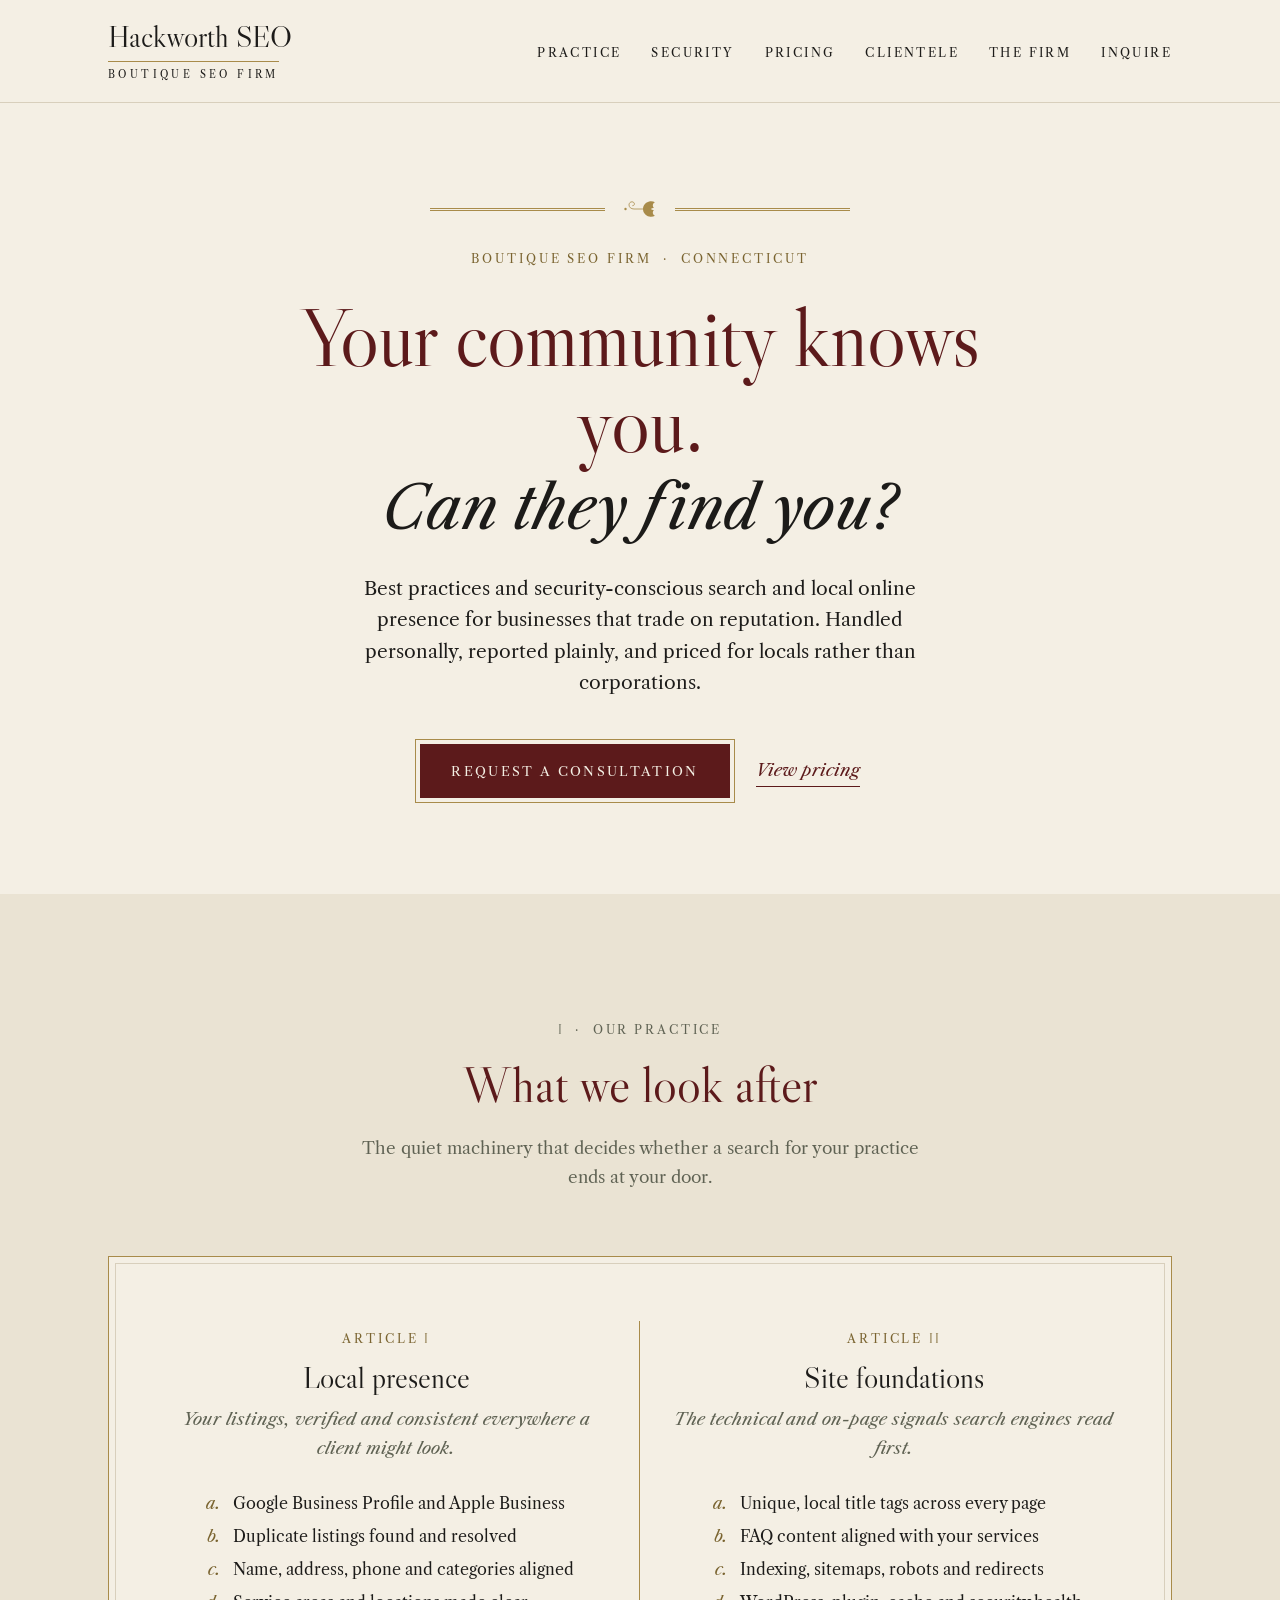
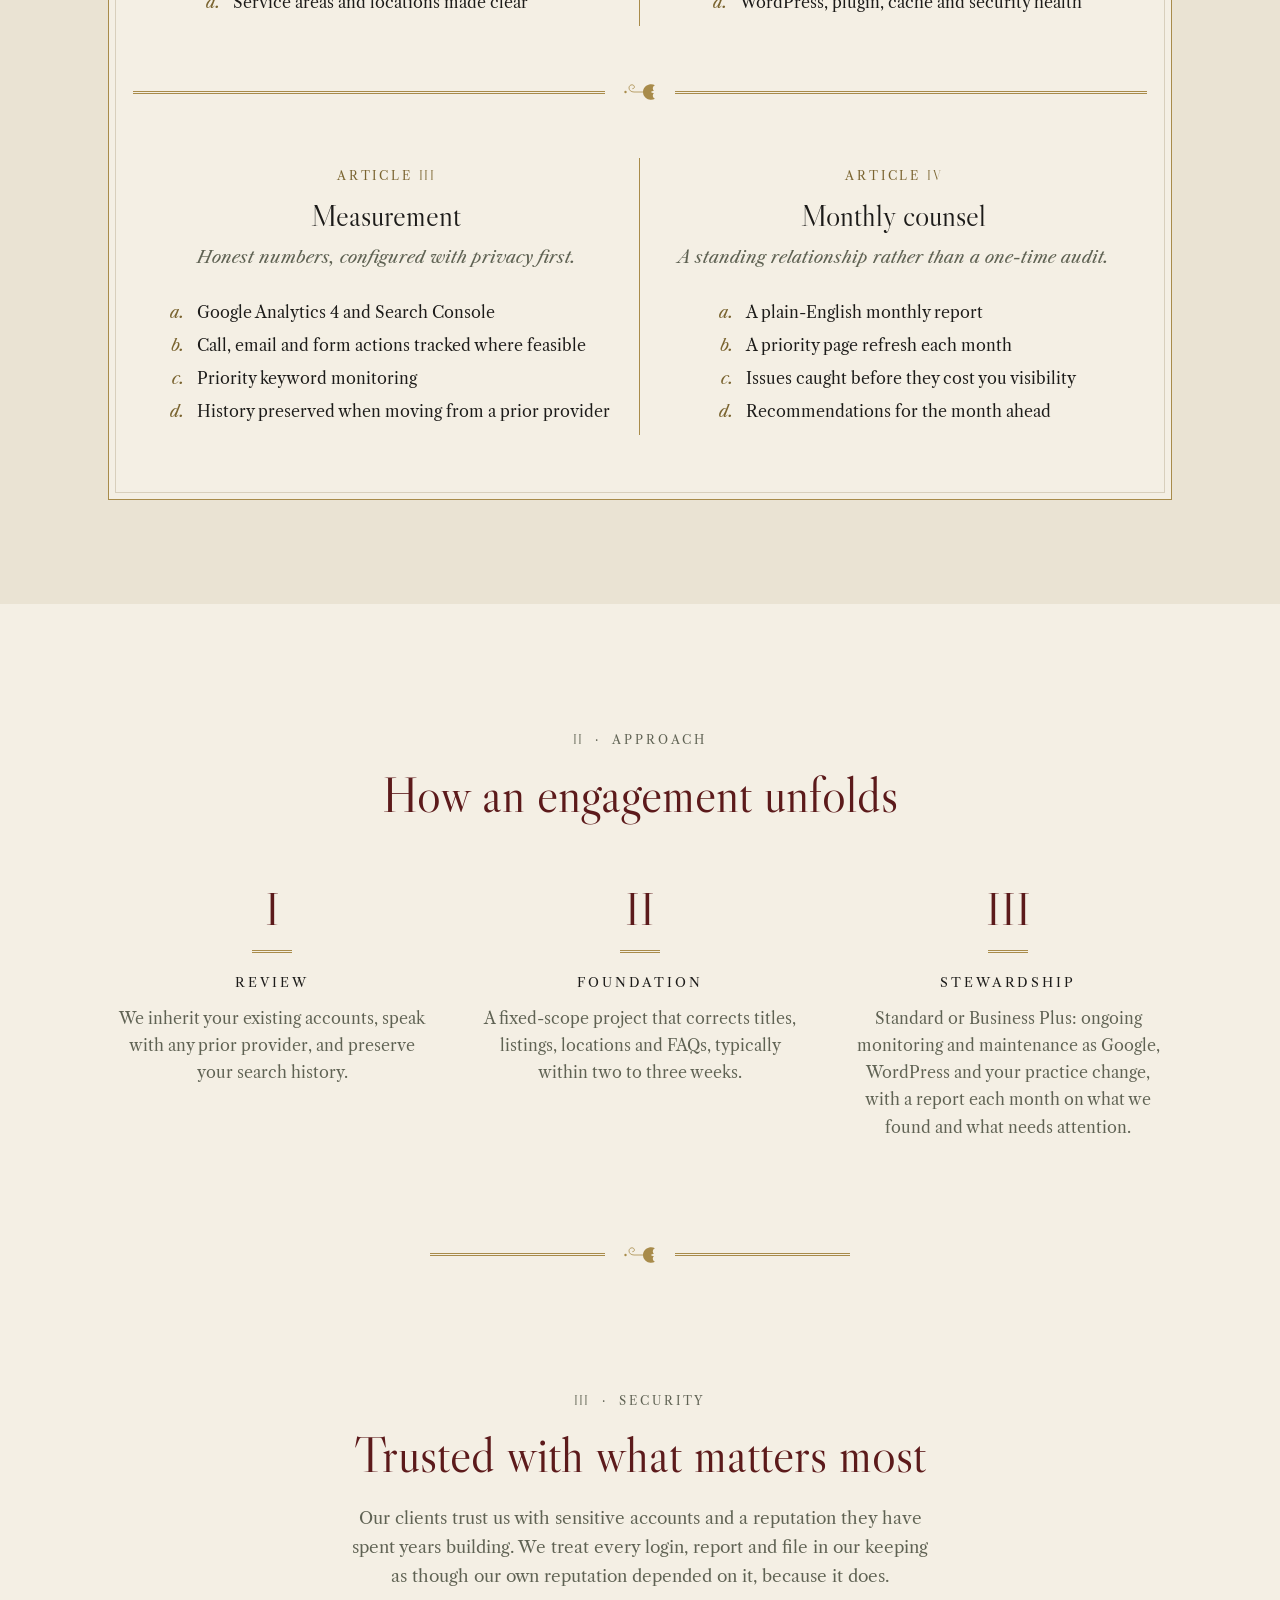
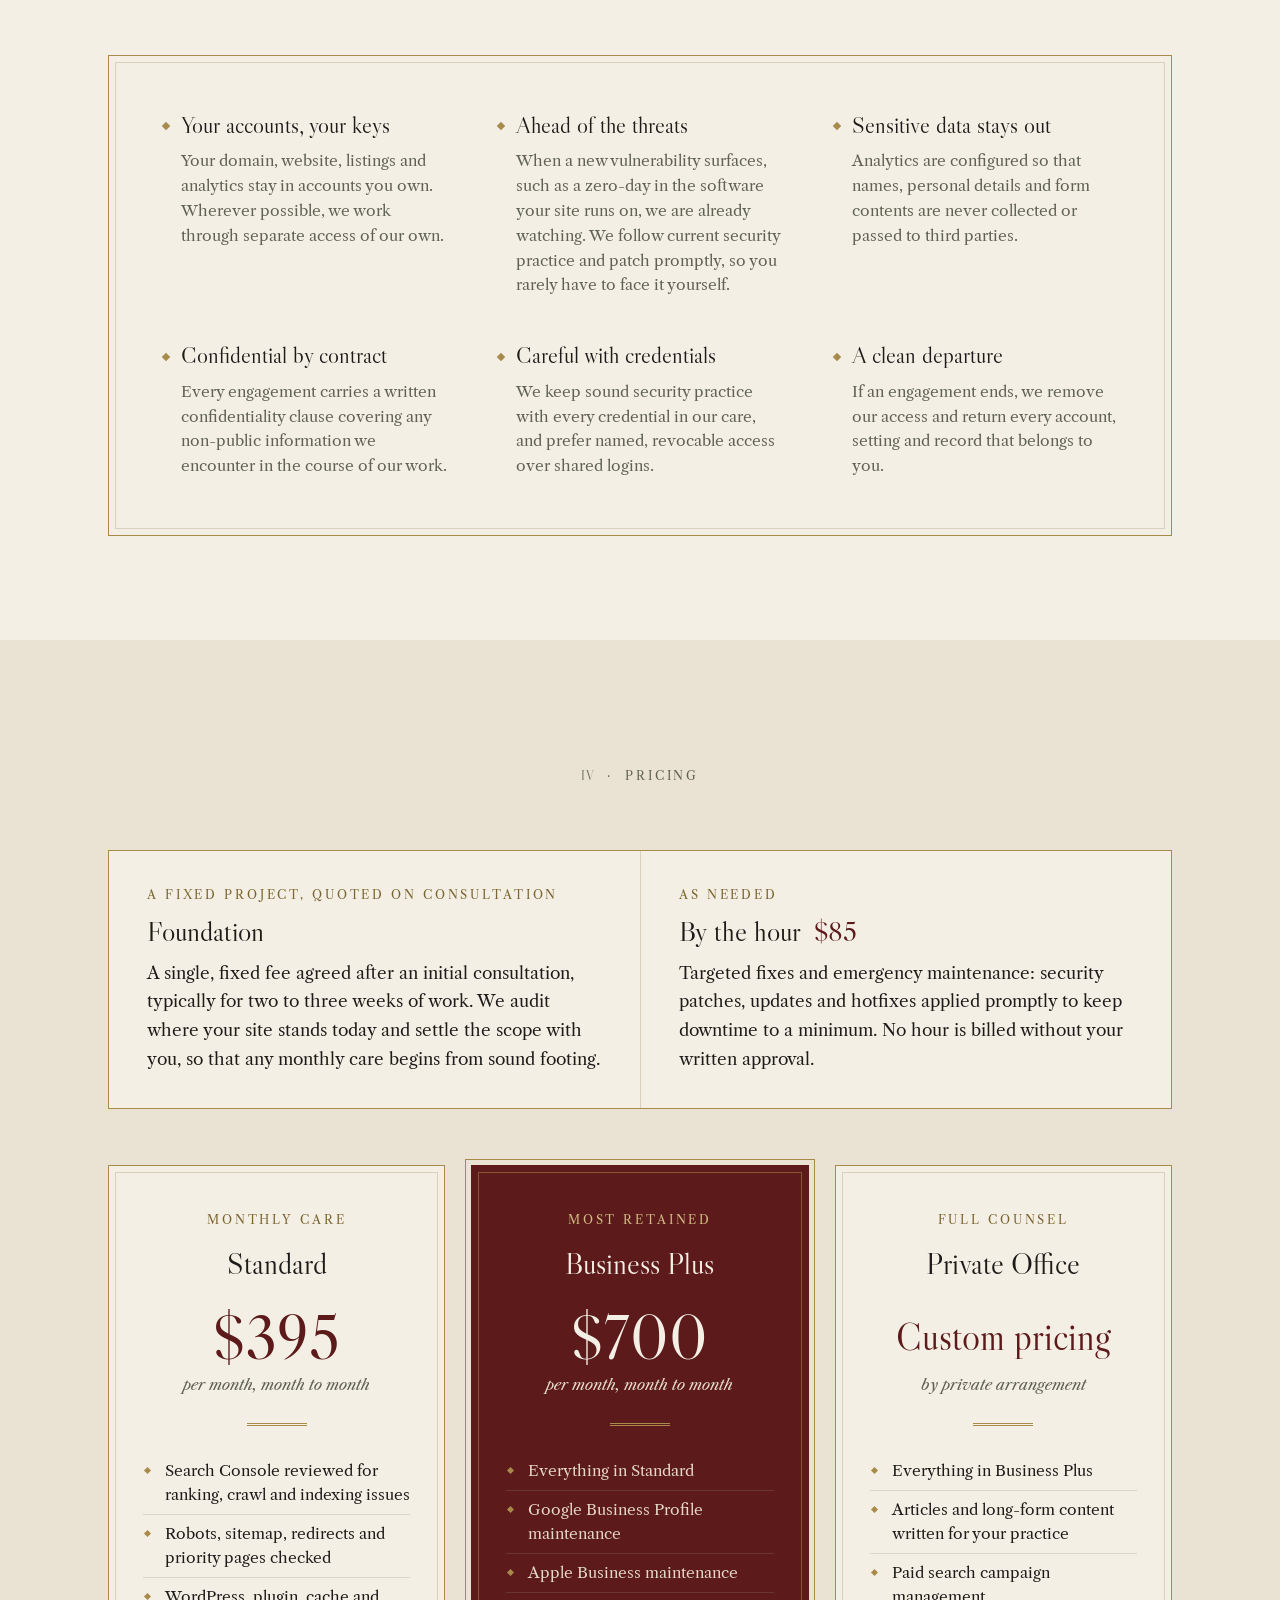
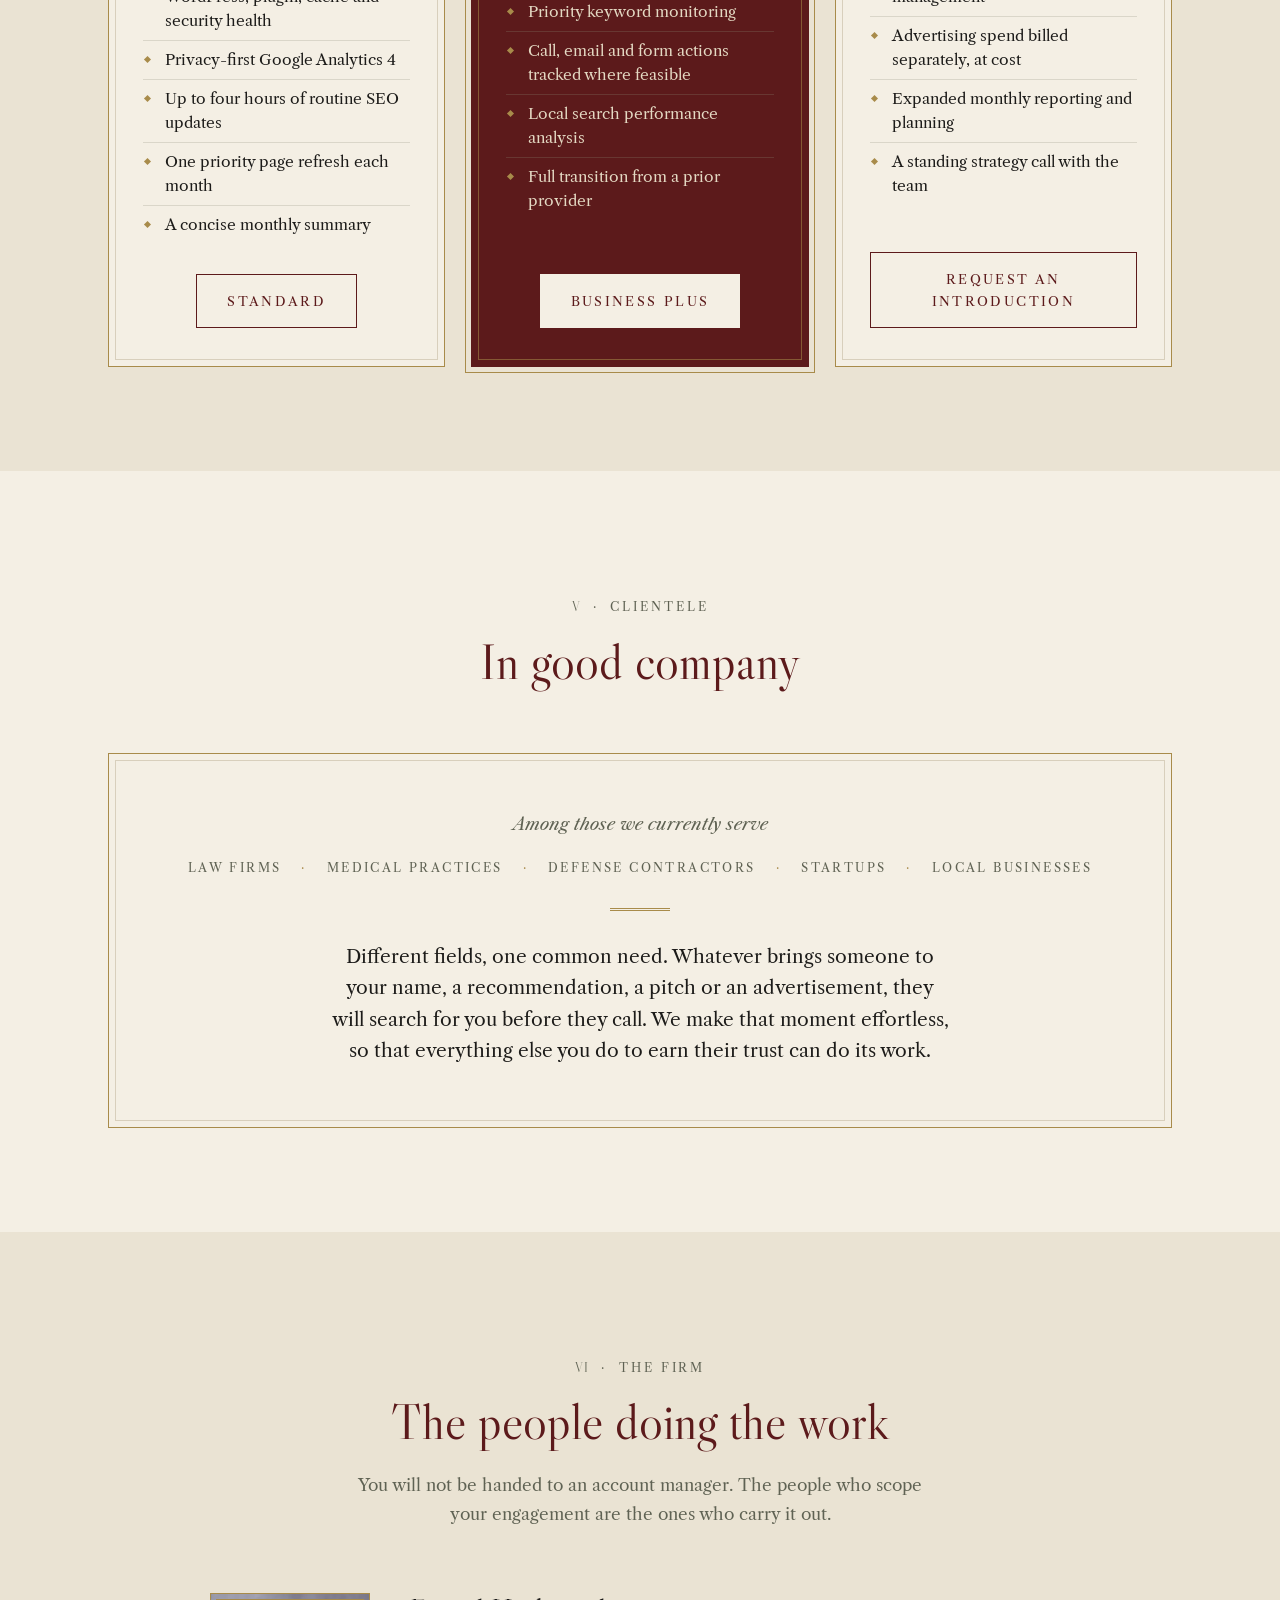
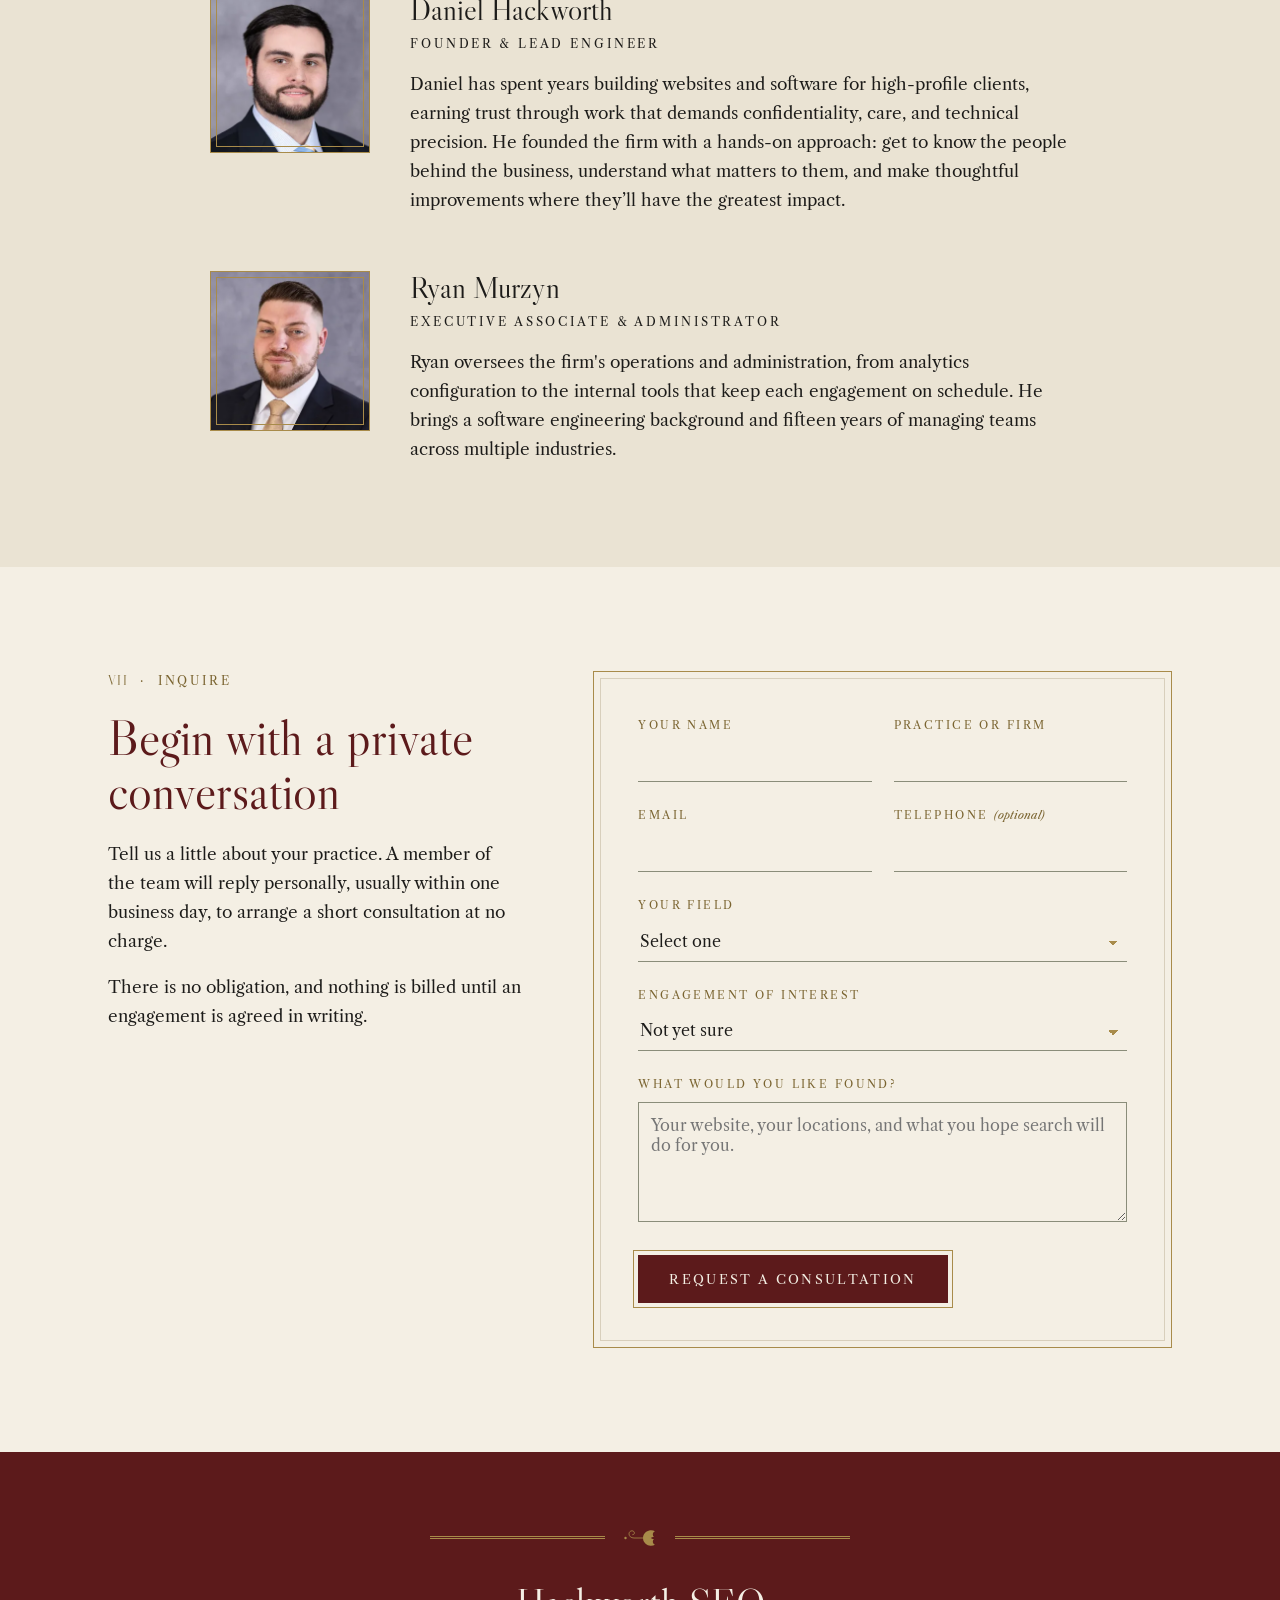
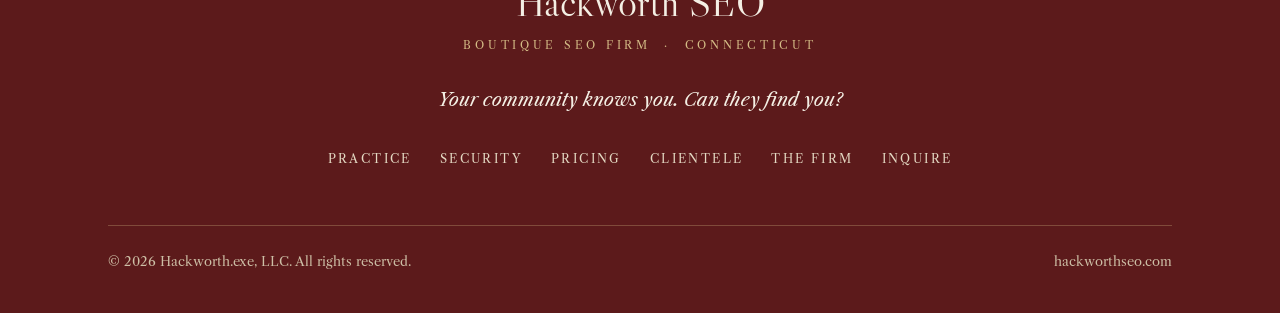
<file: index.html>
<!doctype html>
<html lang="en">
<head>
<meta charset="utf-8">
<meta name="viewport" content="width=device-width, initial-scale=1">
<title>Hackworth SEO · Boutique SEO Firm in Connecticut</title>
<meta name="description" content="Hackworth SEO is a boutique SEO firm for medical practices, law firms and defense contractors. Security-conscious local search, analytics and Google Business Profile management, priced for locals rather than corporations.">
<link rel="canonical" href="https://hackworthseo.com/">
<meta property="og:type" content="website">
<meta property="og:title" content="Hackworth SEO · Boutique SEO Firm">
<meta property="og:description" content="Your community knows you. Can they find you? Security-conscious search and local online presence for businesses that trade on reputation.">
<meta property="og:url" content="https://hackworthseo.com/">
<meta property="og:site_name" content="Hackworth SEO">
<meta property="og:image" content="https://hackworthseo.com/assets/img/og-image.png?v=2">
<meta property="og:image:width" content="1200">
<meta property="og:image:height" content="630">
<meta name="twitter:card" content="summary_large_image">
<meta name="theme-color" content="#5C1A1B">
<link rel="icon" type="image/svg+xml" href="/assets/img/favicon.svg">
<link rel="preload" href="/assets/fonts/libre-caslon-display-400-latin.woff2" as="font" type="font/woff2" crossorigin>
<link rel="preload" href="/assets/fonts/libre-caslon-text-400-latin.woff2" as="font" type="font/woff2" crossorigin>
<link rel="stylesheet" href="/assets/css/site.css?v=9">
<noscript><style>.reveal{opacity:1;transform:none}</style></noscript>
<script type="application/ld+json">
{
  "@context": "https://schema.org",
  "@type": "ProfessionalService",
  "name": "Hackworth SEO",
  "legalName": "Hackworth.exe, LLC",
  "alternateName": "HackworthSEO",
  "url": "https://hackworthseo.com/",
  "description": "Boutique SEO firm providing local search, analytics and Google Business Profile management for medical practices, law firms and defense contractors.",
  "areaServed": { "@type": "State", "name": "Connecticut" },
  "slogan": "Your community knows you. Can they find you?",
  "knowsAbout": ["Local SEO", "Technical SEO", "Google Business Profile", "Apple Business", "Google Analytics 4", "Google Search Console", "Privacy-first analytics"],
  "founder": { "@type": "Person", "name": "Daniel Hackworth", "jobTitle": "Founder & Lead Engineer", "image": "https://hackworthseo.com/assets/img/daniel-hackworth-480.webp" },
  "employee": [
    { "@type": "Person", "name": "Daniel Hackworth", "jobTitle": "Founder & Lead Engineer" },
    { "@type": "Person", "name": "Ryan Murzyn", "jobTitle": "Executive Associate & Administrator", "image": "https://hackworthseo.com/assets/img/ryan-murzyn-480.webp" }
  ],
  "makesOffer": [
    { "@type": "Offer", "name": "Standard", "price": "395", "priceCurrency": "USD", "priceSpecification": { "@type": "UnitPriceSpecification", "price": "395", "priceCurrency": "USD", "unitText": "MONTH" } },
    { "@type": "Offer", "name": "Business Plus", "price": "700", "priceCurrency": "USD", "priceSpecification": { "@type": "UnitPriceSpecification", "price": "700", "priceCurrency": "USD", "unitText": "MONTH" } },
    { "@type": "Offer", "name": "Private Office", "description": "Custom pricing by private arrangement" },
    { "@type": "Offer", "name": "Foundation Project", "description": "Fixed one-time fee, quoted after consultation" },
    { "@type": "Offer", "name": "By the Hour", "price": "85", "priceCurrency": "USD", "priceSpecification": { "@type": "UnitPriceSpecification", "price": "85", "priceCurrency": "USD", "unitText": "HOUR" } }
  ]}
</script>
</head>
<body>
<svg width="0" height="0" style="position:absolute" aria-hidden="true">
  <symbol id="fleuron" viewBox="0 0 68 40">
    <path fill="currentColor" d="M40 20c0-7.5 5.2-13.4 12.4-15.2 3.9-1 8.3-.4 11.6 1.6-2.7 1.1-4.4 3.5-4.4 6.4 0 1.9.8 3.7 2.2 4.9-2.6.4-4.7 1.4-6.3 2.3 1.6.9 3.7 1.9 6.3 2.3-1.4 1.2-2.2 3-2.2 4.9 0 2.9 1.7 5.3 4.4 6.4-3.3 2-7.7 2.6-11.6 1.6C45.2 33.4 40 27.5 40 20z"/>
    <path fill="none" stroke="currentColor" stroke-width="1.6" stroke-linecap="round" d="M40 20H22c-6 0-10-3.6-10-8.2 0-3.6 2.7-6.2 6-6.2 2.8 0 4.8 2 4.8 4.4 0 2-1.5 3.4-3.3 3.4"/>
    <circle cx="5" cy="20" r="2.4" fill="currentColor"/>
  </symbol>
</svg>
<a class="skip" href="#main">Skip to content</a>

<header class="masthead">
  <div class="wrap">
    <a class="wordmark" href="#top" aria-label="Hackworth SEO, home">
      <span class="name">Hackworth SEO</span>
      <span class="sub">Boutique SEO Firm</span>
    </a>
    <button class="menu-toggle" type="button" aria-expanded="false" aria-controls="primary-nav">Menu</button>
    <nav aria-label="Primary">
      <ul class="nav" id="primary-nav">
        <li><a href="#practice">Practice</a></li>
        <li><a href="#security">Security</a></li>
        <li><a href="#pricing">Pricing</a></li>
        <li><a href="#clients">Clientele</a></li>
        <li><a href="#firm">The Firm</a></li>
        <li><a href="#inquire">Inquire</a></li>
      </ul>
    </nav>
  </div>
</header>

<main id="main">
  <section class="hero" id="top">
    <div class="wrap">
      <div class="ornament" aria-hidden="true"><svg><use href="#fleuron"/></svg></div>
      <p class="label" style="margin-top:30px">Boutique SEO Firm &nbsp;·&nbsp; Connecticut</p>
      <h1>Your community knows you. <em>Can they find you?</em></h1>
      <p class="lede">Best practices and security-conscious search and local online presence for businesses that trade on reputation. Handled personally, reported plainly, and priced for locals rather than corporations.</p>
      <div class="actions">
        <a class="btn btn-primary" href="#inquire">Request a consultation</a>
        <a class="link-italic" href="#pricing">View pricing</a>
      </div>
    </div>
  </section>

  <section class="alt" id="practice">
    <div class="wrap">
      <header class="head reveal">
        <p class="label"><span class="numeral">I</span> &nbsp;·&nbsp; Our practice</p>
        <h2>What we look after</h2>
        <p>The quiet machinery that decides whether a search for your practice ends at your door.</p>
      </header>
      <div class="charter">
        <article class="article reveal">
          <p class="label">Article <span class="numeral">I</span></p>
          <h3>Local presence</h3>
          <p class="preamble">Your listings, verified and consistent everywhere a client might look.</p>
          <ol class="clauses"><li>Google Business Profile and Apple Business</li><li>Duplicate listings found and resolved</li><li>Name, address, phone and categories aligned</li><li>Service areas and locations made clear</li></ol>
        </article>
        <article class="article reveal">
          <p class="label">Article <span class="numeral">II</span></p>
          <h3>Site foundations</h3>
          <p class="preamble">The technical and on-page signals search engines read first.</p>
          <ol class="clauses"><li>Unique, local title tags across every page</li><li>FAQ content aligned with your services</li><li>Indexing, sitemaps, robots and redirects</li><li>WordPress, plugin, cache and security health</li></ol>
        </article>
        <div class="ornament wide charter-mark" aria-hidden="true"><svg><use href="#fleuron"/></svg></div>
        <article class="article reveal">
          <p class="label">Article <span class="numeral">III</span></p>
          <h3>Measurement</h3>
          <p class="preamble">Honest numbers, configured with privacy first.</p>
          <ol class="clauses"><li>Google Analytics 4 and Search Console</li><li>Call, email and form actions tracked where feasible</li><li>Priority keyword monitoring</li><li>History preserved when moving from a prior provider</li></ol>
        </article>
        <article class="article reveal">
          <p class="label">Article <span class="numeral">IV</span></p>
          <h3>Monthly counsel</h3>
          <p class="preamble">A standing relationship rather than a one-time audit.</p>
          <ol class="clauses"><li>A plain-English monthly report</li><li>A priority page refresh each month</li><li>Issues caught before they cost you visibility</li><li>Recommendations for the month ahead</li></ol>
        </article>
      </div>
    </div>
  </section>

  <section id="approach">
    <div class="wrap">
      <header class="head reveal">
        <p class="label"><span class="numeral">II</span> &nbsp;·&nbsp; Approach</p>
        <h2>How an engagement unfolds</h2>
      </header>
      <div class="steps">
        <div class="step reveal"><span class="roman">I</span><div class="rule"></div><h3>Review</h3><p>We inherit your existing accounts, speak with any prior provider, and preserve your search history.</p></div>
        <div class="step reveal"><span class="roman">II</span><div class="rule"></div><h3>Foundation</h3><p>A fixed-scope project that corrects titles, listings, locations and FAQs, typically within two to three weeks.</p></div>
        <div class="step reveal"><span class="roman">III</span><div class="rule"></div><h3>Stewardship</h3><p>Standard or Business Plus: ongoing monitoring and maintenance as Google, WordPress and your practice change, with a report each month on what we found and what needs attention.</p></div>
      </div>
    </div>
  </section>

  <div class="divider" aria-hidden="true"><div class="wrap"><div class="ornament"><svg><use href="#fleuron"/></svg></div></div></div>

  <section id="security">
    <div class="wrap">
      <header class="head reveal">
        <p class="label"><span class="numeral">III</span> &nbsp;·&nbsp; Security</p>
        <h2>Trusted with what matters most</h2>
        <p>Our clients trust us with sensitive accounts and a reputation they have spent years building. We treat every login, report and file in our keeping as though our own reputation depended on it, because it does.</p>
      </header>
      <div class="security-panel reveal">
        <div class="commitments">
          <div class="commitment">
            <h3>Your accounts, your keys</h3>
            <p>Your domain, website, listings and analytics stay in accounts you own. Wherever possible, we work through separate access of our own.</p>
          </div>
          <div class="commitment">
            <h3>Ahead of the threats</h3>
            <p>When a new vulnerability surfaces, such as a zero-day in the software your site runs on, we are already watching. We follow current security practice and patch promptly, so you rarely have to face it yourself.</p>
          </div>
          <div class="commitment">
            <h3>Sensitive data stays out</h3>
            <p>Analytics are configured so that names, personal details and form contents are never collected or passed to third parties.</p>
          </div>
          <div class="commitment">
            <h3>Confidential by contract</h3>
            <p>Every engagement carries a written confidentiality clause covering any non-public information we encounter in the course of our work.</p>
          </div>
          <div class="commitment">
            <h3>Careful with credentials</h3>
            <p>We keep sound security practice with every credential in our care, and prefer named, revocable access over shared logins.</p>
          </div>
          <div class="commitment">
            <h3>A clean departure</h3>
            <p>If an engagement ends, we remove our access and return every account, setting and record that belongs to you.</p>
          </div>
        </div>
      </div>
    </div>
  </section>

  <section class="alt" id="pricing">
    <div class="wrap">
      <header class="head reveal">
        <p class="label"><span class="numeral">IV</span> &nbsp;·&nbsp; Pricing</p>
        <h2 class="sr-only">Pricing</h2>
      </header>
      <div class="extras reveal">
        <div>
          <p class="label">A fixed project, quoted on consultation</p>
          <h3>Foundation</h3>
          <p>A single, fixed fee agreed after an initial consultation, typically for two to three weeks of work. We audit where your site stands today and settle the scope with you, so that any monthly care begins from sound footing.</p>
        </div>
        <div>
          <p class="label">As needed</p>
          <h3>By the hour &nbsp;<span>$85</span></h3>
          <p>Targeted fixes and emergency maintenance: security patches, updates and hotfixes applied promptly to keep downtime to a minimum. No hour is billed without your written approval.</p>
        </div>
      </div>

      <div class="tiers">
        <article class="tier reveal">
          <p class="label">Monthly care</p>
          <h3>Standard</h3>
          <div class="price">$395</div>
          <div class="per">per month, month to month</div>
          <div class="rule"></div>
          <ul>
            <li>Search Console reviewed for ranking, crawl and indexing issues</li>
            <li>Robots, sitemap, redirects and priority pages checked</li>
            <li>WordPress, plugin, cache and security health</li>
            <li>Privacy-first Google Analytics 4</li>
            <li>Up to four hours of routine SEO updates</li>
            <li>One priority page refresh each month</li>
            <li>A concise monthly summary</li>
          </ul>
          <a class="btn btn-quiet" href="#inquire">Standard</a>
        </article>
        <article class="tier featured reveal">
          <p class="label">Most retained</p>
          <h3>Business Plus</h3>
          <div class="price">$700</div>
          <div class="per">per month, month to month</div>
          <div class="rule"></div>
          <ul>
            <li>Everything in Standard</li>
            <li>Google Business Profile maintenance</li>
            <li>Apple Business maintenance</li>
            <li>Priority keyword monitoring</li>
            <li>Call, email and form actions tracked where feasible</li>
            <li>Local search performance analysis</li>
            <li>Full transition from a prior provider</li>
          </ul>
          <a class="btn" href="#inquire">Business Plus</a>
        </article>
        <article class="tier reveal">
          <p class="label">Full counsel</p>
          <h3>Private Office</h3>
          <div class="price price-words">Custom pricing</div>
          <div class="per">by private arrangement</div>
          <div class="rule"></div>
          <ul>
            <li>Everything in Business Plus</li>
            <li>Articles and long-form content written for your practice</li>
            <li>Paid search campaign management</li>
            <li>Advertising spend billed separately, at cost</li>
            <li>Expanded monthly reporting and planning</li>
            <li>A standing strategy call with the team</li>
          </ul>
          <a class="btn btn-quiet" href="#inquire">Request an introduction</a>
        </article>
      </div>

    </div>
  </section>

  <section id="clients">
    <div class="wrap">
      <header class="head reveal">
        <p class="label"><span class="numeral">V</span> &nbsp;·&nbsp; Clientele</p>
        <h2>In good company</h2>
      </header>
      <!-- Kinds of clients only. Client names are never published. -->
      <div class="roster reveal">
        <p class="roster-intro">Among those we currently serve</p>
        <ul class="roster-list" aria-label="Kinds of clients we serve">
          <li>Law firms</li><li>Medical practices</li><li>Defense contractors</li><li>Startups</li><li>Local businesses</li>
        </ul>
        <div class="rule"></div>
        <p>Different fields, one common need. Whatever brings someone to your name, a recommendation, a pitch or an advertisement, they will search for you before they call. We make that moment effortless, so that everything else you do to earn their trust can do its work.</p>
      </div>
    </div>
  </section>

  <section class="alt" id="firm">
    <div class="wrap">
      <header class="head reveal">
        <p class="label"><span class="numeral">VI</span> &nbsp;·&nbsp; The Firm</p>
        <h2>The people doing the work</h2>
        <p>You will not be handed to an account manager. The people who scope your engagement are the ones who carry it out.</p>
      </header>
      <div class="principals">
        <div class="person reveal">
          <div class="monogram portrait"><img src="/assets/img/daniel-hackworth-320.webp" srcset="/assets/img/daniel-hackworth-320.webp 320w, /assets/img/daniel-hackworth-480.webp 480w" sizes="160px" width="160" height="160" alt="Daniel Hackworth, Founder and Lead Engineer of Hackworth SEO" loading="lazy" decoding="async"></div>
          <div>
            <h3>Daniel Hackworth</h3>
            <p class="label title">Founder &amp; Lead Engineer</p>
            <p>Daniel has spent years building websites and software for high-profile clients, earning trust through work that demands confidentiality, care, and technical precision. He founded the firm with a hands-on approach: get to know the people behind the business, understand what matters to them, and make thoughtful improvements where they’ll have the greatest impact.</p>
          </div>
        </div>
        <div class="person reveal">
          <div class="monogram portrait"><img src="/assets/img/ryan-murzyn-320.webp" srcset="/assets/img/ryan-murzyn-320.webp 320w, /assets/img/ryan-murzyn-480.webp 480w" sizes="160px" width="160" height="160" alt="Ryan Murzyn, Executive Associate and Administrator of Hackworth SEO" loading="lazy" decoding="async"></div>
          <div>
            <h3>Ryan Murzyn</h3>
            <p class="label title">Executive Associate &amp; Administrator</p>
            <p>Ryan oversees the firm's operations and administration, from analytics configuration to the internal tools that keep each engagement on schedule. He brings a software engineering background and fifteen years of managing teams across multiple industries.</p>
          </div>
        </div>
      </div>
    </div>
  </section>

  <section id="inquire">
    <div class="wrap inquire">
      <div class="copy reveal">
        <p class="label"><span class="numeral">VII</span> &nbsp;·&nbsp; Inquire</p>
        <h2>Begin with a private conversation</h2>
        <p>Tell us a little about your practice. A member of the team will reply personally, usually within one business day, to arrange a short consultation at no charge.</p>
        <p>There is no obligation, and nothing is billed until an engagement is agreed in writing.</p>
      </div>
      <form class="reveal" name="inquiry" method="POST" action="/thank-you/" data-netlify="true" netlify-honeypot="company_website">
        <input type="hidden" name="form-name" value="inquiry">
        <p class="hp"><label>Leave this empty <input name="company_website" tabindex="-1" autocomplete="off"></label></p>
        <div class="row">
          <div class="field"><label for="f-name">Your name</label><input id="f-name" name="name" autocomplete="name" required></div>
          <div class="field"><label for="f-org">Practice or firm</label><input id="f-org" name="organization" autocomplete="organization" required></div>
        </div>
        <div class="row">
          <div class="field"><label for="f-email">Email</label><input id="f-email" name="email" type="email" autocomplete="email" required></div>
          <div class="field"><label for="f-phone">Telephone <span style="text-transform:none;letter-spacing:0;font-style:italic">(optional)</span></label><input id="f-phone" name="phone" type="tel" autocomplete="tel"></div>
        </div>
        <div class="field"><label for="f-sector">Your field</label>
          <select id="f-sector" name="sector" required>
            <option value="" disabled selected>Select one</option>
            <option>Law firm</option>
            <option>Medical practice</option>
            <option>Contractor</option>
            <option>Startup</option>
            <option>Local business</option>
            <option>Other</option>
          </select>
        </div>
        <div class="field"><label for="f-interest">Engagement of interest</label>
          <select id="f-interest" name="interest">
            <option>Not yet sure</option>
            <option>Standard, $395 per month</option>
            <option>Business Plus, $700 per month</option>
            <option>Private Office, custom pricing</option>
            <option>Foundation project</option>
            <option>By the hour, $85</option>
          </select>
        </div>
        <div class="field"><label for="f-msg">What would you like found?</label><textarea id="f-msg" name="message" placeholder="Your website, your locations, and what you hope search will do for you."></textarea></div>
        <button class="btn btn-primary" type="submit">Request a consultation</button>
      </form>
    </div>
  </section>
</main>

<footer>
  <div class="wrap">
    <div class="ornament" aria-hidden="true"><svg><use href="#fleuron"/></svg></div>
    <p class="name">Hackworth SEO</p>
    <p class="sub">Boutique SEO Firm &nbsp;·&nbsp; Connecticut</p>
    <p class="tag">Your community knows you. Can they find you?</p>
    <nav aria-label="Footer">
      <a href="#practice">Practice</a><a href="#security">Security</a><a href="#pricing">Pricing</a><a href="#clients">Clientele</a><a href="#firm">The Firm</a><a href="#inquire">Inquire</a>
    </nav>
    <div class="fine">
      <span>&copy; <span id="yr">2026</span> Hackworth.exe, LLC. All rights reserved.</span>
      <span>hackworthseo.com</span>
    </div>
  </div>
</footer>

<script src="/assets/js/site.js?v=2" defer></script>
</body>
</html>
</file>
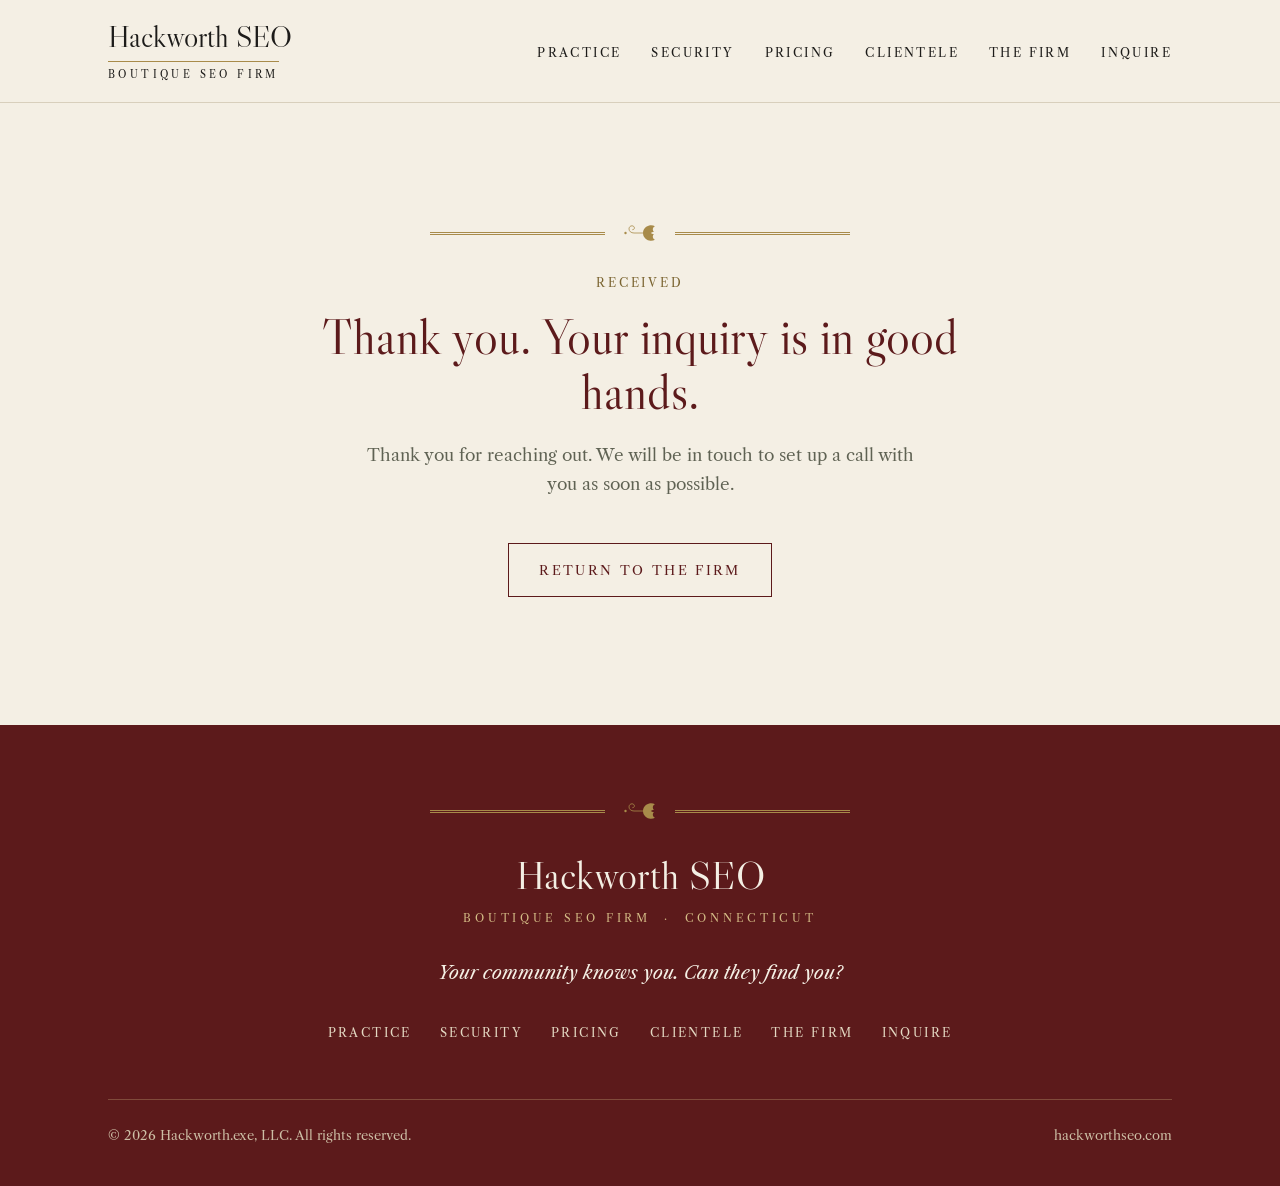
<file: thank-you/index.html>
<!doctype html>
<html lang="en">
<head>
<meta charset="utf-8">
<meta name="viewport" content="width=device-width, initial-scale=1">
<title>Thank you · Hackworth SEO</title>
<meta name="description" content="Your inquiry has been received by Hackworth SEO.">
<meta name="robots" content="noindex">
<meta name="theme-color" content="#5C1A1B">
<link rel="icon" type="image/svg+xml" href="/assets/img/favicon.svg">
<link rel="preload" href="/assets/fonts/libre-caslon-display-400-latin.woff2" as="font" type="font/woff2" crossorigin>
<link rel="preload" href="/assets/fonts/libre-caslon-text-400-latin.woff2" as="font" type="font/woff2" crossorigin>
<link rel="stylesheet" href="/assets/css/site.css?v=9">
<noscript><style>.reveal{opacity:1;transform:none}</style></noscript>
</head>
<body>
<svg width="0" height="0" style="position:absolute" aria-hidden="true">
  <symbol id="fleuron" viewBox="0 0 68 40">
    <path fill="currentColor" d="M40 20c0-7.5 5.2-13.4 12.4-15.2 3.9-1 8.3-.4 11.6 1.6-2.7 1.1-4.4 3.5-4.4 6.4 0 1.9.8 3.7 2.2 4.9-2.6.4-4.7 1.4-6.3 2.3 1.6.9 3.7 1.9 6.3 2.3-1.4 1.2-2.2 3-2.2 4.9 0 2.9 1.7 5.3 4.4 6.4-3.3 2-7.7 2.6-11.6 1.6C45.2 33.4 40 27.5 40 20z"/>
    <path fill="none" stroke="currentColor" stroke-width="1.6" stroke-linecap="round" d="M40 20H22c-6 0-10-3.6-10-8.2 0-3.6 2.7-6.2 6-6.2 2.8 0 4.8 2 4.8 4.4 0 2-1.5 3.4-3.3 3.4"/>
    <circle cx="5" cy="20" r="2.4" fill="currentColor"/>
  </symbol>
</svg>
<a class="skip" href="#main">Skip to content</a>

<header class="masthead">
  <div class="wrap">
    <a class="wordmark" href="/" aria-label="Hackworth SEO, home">
      <span class="name">Hackworth SEO</span>
      <span class="sub">Boutique SEO Firm</span>
    </a>
    <button class="menu-toggle" type="button" aria-expanded="false" aria-controls="primary-nav">Menu</button>
    <nav aria-label="Primary">
      <ul class="nav" id="primary-nav">
        <li><a href="/#practice">Practice</a></li>
        <li><a href="/#security">Security</a></li>
        <li><a href="/#pricing">Pricing</a></li>
        <li><a href="/#clients">Clientele</a></li>
        <li><a href="/#firm">The Firm</a></li>
        <li><a href="/#inquire">Inquire</a></li>
      </ul>
    </nav>
  </div>
</header>

<main id="main">
  <section class="notice">
    <div class="wrap">
      <div class="ornament" aria-hidden="true"><svg><use href="#fleuron"/></svg></div>
      <p class="label">Received</p>
      <h1>Thank you. Your inquiry is in good hands.</h1>
      <p class="lede">Thank you for reaching out. We will be in touch to set up a call with you as soon as possible.</p>
      <div class="actions"><a class="btn btn-quiet" href="/">Return to the firm</a></div>
    </div>
  </section>
</main>

<footer>
  <div class="wrap">
    <div class="ornament" aria-hidden="true"><svg><use href="#fleuron"/></svg></div>
    <p class="name">Hackworth SEO</p>
    <p class="sub">Boutique SEO Firm &nbsp;·&nbsp; Connecticut</p>
    <p class="tag">Your community knows you. Can they find you?</p>
    <nav aria-label="Footer">
      <a href="/#practice">Practice</a><a href="/#security">Security</a><a href="/#pricing">Pricing</a><a href="/#clients">Clientele</a><a href="/#firm">The Firm</a><a href="/#inquire">Inquire</a>
    </nav>
    <div class="fine">
      <span>&copy; <span id="yr">2026</span> Hackworth.exe, LLC. All rights reserved.</span>
      <span>hackworthseo.com</span>
    </div>
  </div>
</footer>

<script src="/assets/js/site.js?v=2" defer></script>
</body>
</html>
</file>
<file: assets/css/site.css>
/* self-hosted fonts: Libre Caslon Display & Libre Caslon Text (SIL Open Font License) */
@font-face{font-family:'Libre Caslon Display';font-style:normal;font-weight:400;font-display:swap;src:url(/assets/fonts/libre-caslon-display-400-latin.woff2) format('woff2');unicode-range:U+0000-00FF, U+0131, U+0152-0153, U+02BB-02BC, U+02C6, U+02DA, U+02DC, U+0304, U+0308, U+0329, U+2000-206F, U+20AC, U+2122, U+2191, U+2193, U+2212, U+2215, U+FEFF, U+FFFD}
@font-face{font-family:'Libre Caslon Display';font-style:normal;font-weight:400;font-display:swap;src:url(/assets/fonts/libre-caslon-display-400-latin-ext.woff2) format('woff2');unicode-range:U+0100-02BA, U+02BD-02C5, U+02C7-02CC, U+02CE-02D7, U+02DD-02FF, U+0304, U+0308, U+0329, U+1D00-1DBF, U+1E00-1E9F, U+1EF2-1EFF, U+2020, U+20A0-20AB, U+20AD-20C4, U+2113, U+2C60-2C7F, U+A720-A7FF}
@font-face{font-family:'Libre Caslon Text';font-style:normal;font-weight:400;font-display:swap;src:url(/assets/fonts/libre-caslon-text-400-latin.woff2) format('woff2');unicode-range:U+0000-00FF, U+0131, U+0152-0153, U+02BB-02BC, U+02C6, U+02DA, U+02DC, U+0304, U+0308, U+0329, U+2000-206F, U+20AC, U+2122, U+2191, U+2193, U+2212, U+2215, U+FEFF, U+FFFD}
@font-face{font-family:'Libre Caslon Text';font-style:normal;font-weight:400;font-display:swap;src:url(/assets/fonts/libre-caslon-text-400-latin-ext.woff2) format('woff2');unicode-range:U+0100-02BA, U+02BD-02C5, U+02C7-02CC, U+02CE-02D7, U+02DD-02FF, U+0304, U+0308, U+0329, U+1D00-1DBF, U+1E00-1E9F, U+1EF2-1EFF, U+2020, U+20A0-20AB, U+20AD-20C4, U+2113, U+2C60-2C7F, U+A720-A7FF}
@font-face{font-family:'Libre Caslon Text';font-style:italic;font-weight:400;font-display:swap;src:url(/assets/fonts/libre-caslon-text-400-italic-latin.woff2) format('woff2');unicode-range:U+0000-00FF, U+0131, U+0152-0153, U+02BB-02BC, U+02C6, U+02DA, U+02DC, U+0304, U+0308, U+0329, U+2000-206F, U+20AC, U+2122, U+2191, U+2193, U+2212, U+2215, U+FEFF, U+FFFD}
@font-face{font-family:'Libre Caslon Text';font-style:italic;font-weight:400;font-display:swap;src:url(/assets/fonts/libre-caslon-text-400-italic-latin-ext.woff2) format('woff2');unicode-range:U+0100-02BA, U+02BD-02C5, U+02C7-02CC, U+02CE-02D7, U+02DD-02FF, U+0304, U+0308, U+0329, U+1D00-1DBF, U+1E00-1E9F, U+1EF2-1EFF, U+2020, U+20A0-20AB, U+20AD-20C4, U+2113, U+2C60-2C7F, U+A720-A7FF}
@font-face{font-family:'Libre Caslon Text';font-style:normal;font-weight:700;font-display:swap;src:url(/assets/fonts/libre-caslon-text-700-latin.woff2) format('woff2');unicode-range:U+0000-00FF, U+0131, U+0152-0153, U+02BB-02BC, U+02C6, U+02DA, U+02DC, U+0304, U+0308, U+0329, U+2000-206F, U+20AC, U+2122, U+2191, U+2193, U+2212, U+2215, U+FEFF, U+FFFD}
@font-face{font-family:'Libre Caslon Text';font-style:normal;font-weight:700;font-display:swap;src:url(/assets/fonts/libre-caslon-text-700-latin-ext.woff2) format('woff2');unicode-range:U+0100-02BA, U+02BD-02C5, U+02C7-02CC, U+02CE-02D7, U+02DD-02FF, U+0304, U+0308, U+0329, U+1D00-1DBF, U+1E00-1E9F, U+1EF2-1EFF, U+2020, U+20A0-20AB, U+20AD-20C4, U+2113, U+2C60-2C7F, U+A720-A7FF}

:root{
  --oxblood:#5C1A1B; --oxblood-deep:#481313;
  --ivory:#F4EFE4; --vellum:#EAE3D3; --vellum-line:#D8CFBC;
  --brass:#A88B4A; --brass-text:#7A6430;
  --ink:#1C1B19; --olive:#8A8D7A; --olive-text:#5F6253;
  --display:'Libre Caslon Display', 'Libre Caslon Text', Georgia, serif;
  --text:'Libre Caslon Text', Georgia, serif;
  --wrap:1120px;
}
*,*::before,*::after{box-sizing:border-box}
html{scroll-behavior:smooth;-webkit-text-size-adjust:100%}
body{margin:0;background:var(--ivory);color:var(--ink);font-family:var(--text);font-size:17px;line-height:1.7;-webkit-font-smoothing:antialiased;text-rendering:optimizeLegibility}
img,svg{display:block}
a{color:var(--oxblood)}
a:focus-visible,button:focus-visible,input:focus-visible,select:focus-visible,textarea:focus-visible{outline:2px solid var(--brass);outline-offset:3px}
.wrap{max-width:var(--wrap);margin:0 auto;padding:0 28px}
.sr-only{position:absolute;width:1px;height:1px;overflow:hidden;clip:rect(0 0 0 0);white-space:nowrap}
.skip{position:absolute;left:-999px;top:12px;background:var(--oxblood);color:var(--ivory);padding:8px 14px;z-index:10}
.skip:focus{left:12px}

/* small caps label */
.label{font-family:var(--text);font-size:12px;letter-spacing:.24em;text-transform:uppercase;color:var(--brass-text);margin:0}
.numeral{font-family:var(--display);letter-spacing:.12em}

/* ornament: double rule + fleuron */
.ornament{display:flex;align-items:center;justify-content:center;gap:18px;max-width:420px;margin:0 auto;color:var(--brass)}
.ornament::before,.ornament::after{content:"";flex:1;border-top:3px double var(--brass)}
.ornament svg{width:34px;height:20px;flex:none}
.ornament.wide{max-width:none}

/* buttons */
.btn{display:inline-block;font-family:var(--text);font-size:13px;letter-spacing:.18em;text-transform:uppercase;text-decoration:none;padding:15px 30px;border:1px solid var(--oxblood);transition:background .25s ease,color .25s ease,outline-offset .25s ease;cursor:pointer}
.btn-primary{background:var(--oxblood);color:var(--ivory);outline:1px solid var(--brass);outline-offset:4px}
.btn-primary:hover{background:var(--oxblood-deep);outline-offset:6px}
.btn-quiet{background:transparent;color:var(--oxblood)}
.btn-quiet:hover{background:var(--oxblood);color:var(--ivory)}
.link-italic{font-style:italic;color:var(--oxblood);text-decoration:none;border-bottom:1px solid currentColor;padding-bottom:1px}

/* masthead */
.masthead{border-bottom:1px solid var(--vellum-line)}
.masthead .wrap{display:flex;align-items:center;justify-content:space-between;gap:24px;padding-top:22px;padding-bottom:22px}
.wordmark{text-decoration:none;color:var(--ink);display:flex;flex-direction:column;line-height:1}
.wordmark .name{font-family:var(--display);font-size:30px;letter-spacing:-.005em}
.wordmark .sub{font-size:10px;letter-spacing:.34em;color:var(--ink);margin-top:9px;padding-top:8px;border-top:1px solid var(--brass);text-transform:uppercase;align-self:flex-start}
.nav{display:flex;gap:30px;list-style:none;margin:0;padding:0}
.nav a{font-size:12px;letter-spacing:.2em;text-transform:uppercase;text-decoration:none;color:var(--ink)}
.nav a:hover{color:var(--oxblood)}
@media (max-width:1100px){.nav{gap:22px}}
@media (min-width:821px) and (max-width:940px){.nav{gap:14px}.nav a{font-size:11px;letter-spacing:.14em}}
@media (max-width:820px){.nav{display:none}}

/* hero */
.hero{text-align:center;padding:96px 0 96px}
.hero h1{font-family:var(--display);font-weight:400;color:var(--oxblood);font-size:clamp(42px,6.4vw,82px);line-height:1.04;letter-spacing:-.012em;margin:26px auto 0;max-width:15ch}
.hero h1 em{display:block;font-family:var(--text);font-size:.72em;color:var(--ink);margin-top:.2em;letter-spacing:-.01em}
.hero .lede{max-width:600px;margin:34px auto 0;font-size:19px;line-height:1.65;color:var(--ink)}
.hero .actions{margin-top:46px;display:flex;gap:26px;justify-content:center;align-items:center;flex-wrap:wrap}

/* sections */
section{padding:104px 0}
.alt{background:var(--vellum)}
.head{text-align:center;max-width:720px;margin:0 auto 64px}
.head h2{font-family:var(--display);font-weight:400;color:var(--oxblood);font-size:clamp(32px,4.2vw,50px);line-height:1.1;margin:16px 0 0}
.head p{margin:22px auto 0;color:var(--olive-text);max-width:580px}
.divider{padding:0}
.divider .wrap{padding-top:0;padding-bottom:0}

/* practice: articles in two columns, divided like a charter */
.charter{position:relative;display:grid;grid-template-columns:1fr 1fr;background:var(--ivory);border:1px solid var(--brass);padding:64px 24px}
.charter::after{content:"";position:absolute;inset:6px;border:1px solid var(--vellum-line);pointer-events:none}
.article{position:relative;z-index:1;text-align:center;padding:8px 28px}
.article:nth-of-type(odd){border-right:1px solid var(--brass)}
.article h3{font-family:var(--display);font-weight:400;font-size:30px;line-height:1.15;color:var(--ink);margin:12px 0 0}
.article .preamble{font-style:italic;font-size:17px;color:var(--olive-text);max-width:26em;margin:10px auto 0}
.clauses{list-style:none;counter-reset:clause;display:table;margin:24px auto 0;padding:0;text-align:left}
.clauses li{counter-increment:clause;position:relative;padding:4px 0 4px 34px;font-size:16px;line-height:1.55}
.clauses li::before{content:counter(clause,lower-alpha) ".";position:absolute;left:0;top:4px;width:22px;text-align:right;font-style:italic;color:var(--brass-text)}
.charter-mark{grid-column:1/-1;margin:56px 0;position:relative;z-index:1}
@media (max-width:860px){.charter{grid-template-columns:1fr;padding:48px 26px}.article{padding:0}.article:nth-of-type(odd){border-right:0}.article + .article{margin-top:52px}.charter-mark{margin:52px 0}}

/* approach */
.steps{display:grid;grid-template-columns:repeat(3,1fr);gap:40px;counter-reset:s}
.step{text-align:center;padding:0 6px}
.step .roman{font-family:var(--display);font-size:46px;color:var(--oxblood);line-height:1;display:block}
.step .rule{width:40px;margin:18px auto 18px;border-top:3px double var(--brass)}
.step h3{font-family:var(--text);font-size:13px;letter-spacing:.22em;text-transform:uppercase;font-weight:400;margin:0 0 12px;color:var(--ink)}
.step p{margin:0;font-size:16px;color:var(--olive-text)}
@media (max-width:760px){.steps{grid-template-columns:1fr;gap:52px;max-width:460px;margin:0 auto}}

/* security */
.security-panel{position:relative;border:1px solid var(--brass);background:var(--ivory);padding:56px 52px}
.security-panel::after{content:"";position:absolute;inset:6px;border:1px solid var(--vellum-line);pointer-events:none}
.commitments{display:grid;grid-template-columns:repeat(3,1fr);gap:44px 48px;position:relative;z-index:1}
.commitment h3{font-family:var(--display);font-weight:400;font-size:23px;line-height:1.2;margin:0 0 10px;padding-left:20px;position:relative;color:var(--ink)}
.commitment h3::before{content:"";position:absolute;left:2px;top:.5em;width:6px;height:6px;transform:rotate(45deg);background:var(--brass)}
.commitment p{margin:0;padding-left:20px;font-size:15.5px;line-height:1.6;color:var(--olive-text)}
@media (max-width:960px){.commitments{grid-template-columns:repeat(2,1fr)}}
@media (max-width:620px){.commitments{grid-template-columns:1fr;gap:32px}.security-panel{padding:40px 26px}}

/* engagements */
.tiers{display:grid;grid-template-columns:repeat(3,1fr);gap:26px;align-items:stretch}
.tier{position:relative;background:var(--ivory);border:1px solid var(--brass);padding:44px 34px 38px;display:flex;flex-direction:column;text-align:center}
.tier::after{content:"";position:absolute;inset:6px;border:1px solid var(--vellum-line);pointer-events:none}
.tier.featured{background:var(--oxblood);color:var(--ivory);border-color:var(--oxblood);outline:1px solid var(--brass);outline-offset:5px}
.tier.featured::after{border-color:rgba(168,139,74,.55)}
.tier .label{margin-bottom:16px}
.tier.featured .label{color:#D4BC86}
.tier h3{font-family:var(--display);font-weight:400;font-size:30px;margin:0;line-height:1.1}
.tier .price{font-family:var(--display);font-size:62px;line-height:1;margin:26px 0 4px;color:var(--oxblood)}
.tier.featured .price{color:var(--ivory)}
.tier .price-words{font-size:38px;min-height:62px;display:flex;align-items:center;justify-content:center}
.tier .per{font-style:italic;font-size:15px;color:var(--olive-text)}
.tier.featured .per,.tier.featured li{color:#E4D9C3}
.tier .rule{width:60px;margin:26px auto;border-top:3px double var(--brass)}
.tier ul{list-style:none;margin:0 0 30px;padding:0;text-align:left;font-size:15.5px;line-height:1.55}
.tier li{padding:7px 0 7px 22px;position:relative;border-bottom:1px solid rgba(138,141,122,.25)}
.tier li:last-child{border-bottom:0}
.tier li::before{content:"";position:absolute;left:2px;top:1.05em;width:5px;height:5px;transform:rotate(45deg);background:var(--brass)}
.tier .btn{margin-top:auto;align-self:center}
.tier.featured .btn{background:var(--ivory);color:var(--oxblood);border-color:var(--ivory)}
.tier.featured .btn:hover{background:var(--vellum)}
@media (max-width:960px){.tiers{grid-template-columns:1fr;max-width:480px;margin:0 auto}}

.extras{margin-bottom:56px;display:grid;grid-template-columns:1fr 1fr;gap:0;border:1px solid var(--brass);background:var(--ivory)}
.extras > div{padding:34px 38px}
.extras > div + div{border-left:1px solid var(--vellum-line)}
.extras h3{font-family:var(--display);font-weight:400;font-size:28px;margin:10px 0 12px;line-height:1.1}
.extras h3 span{color:var(--oxblood)}
.extras p{margin:0}
.extras p.label{margin:0}
@media (max-width:860px){.extras{grid-template-columns:1fr}.extras > div + div{border-left:0;border-top:1px solid var(--vellum-line)}}


/* clients */
.roster{position:relative;margin:0 auto;padding:56px 48px 60px;border:1px solid var(--brass);background:var(--ivory);text-align:center}
.roster::after{content:"";position:absolute;inset:6px;border:1px solid var(--vellum-line);pointer-events:none}
.roster > *{position:relative;z-index:1}
.roster-list{list-style:none;margin:0;padding:0;display:flex;flex-wrap:wrap;justify-content:center;gap:10px 20px;font-size:12px;letter-spacing:.2em;text-transform:uppercase;color:var(--olive-text)}
.roster-list li + li::before{content:"·";color:var(--brass);margin-right:20px}
.roster .roster-intro{font-style:italic;font-size:17px;color:var(--olive-text);margin:0 auto 20px}
.roster .rule{width:60px;margin:30px auto;border-top:3px double var(--brass)}
.roster p{max-width:620px;margin:0 auto;font-size:19px;line-height:1.65;color:var(--ink)}
@media (max-width:1100px){.roster-list{flex-direction:column;gap:8px}.roster-list li + li::before{content:none}}
@media (max-width:620px){.roster{padding:42px 24px 46px}.roster p{font-size:17px}}

/* principals */
.principals{display:grid;grid-template-columns:1fr;gap:56px;max-width:860px;margin:0 auto}
.person{display:grid;grid-template-columns:160px 1fr;gap:40px;align-items:start}
.monogram{width:160px;height:160px;border:1px solid var(--brass);display:grid;place-items:center;position:relative;background:var(--ivory)}
.monogram::after{content:"";position:absolute;inset:5px;border:1px solid var(--brass)}
.person h3{font-family:var(--display);font-weight:400;font-size:30px;margin:0;line-height:1.1}
.person .title{margin:8px 0 16px}
.person p{margin:0;color:var(--ink)}
@media (max-width:600px){.person{grid-template-columns:1fr;gap:24px}}

/* inquiry */
.inquire{display:grid;grid-template-columns:5fr 7fr;gap:72px;align-items:start}
.inquire .copy h2{font-family:var(--display);font-weight:400;color:var(--oxblood);font-size:clamp(34px,4.2vw,50px);line-height:1.08;margin:16px 0 22px}
.inquire .copy p{margin:0 0 18px}
form{background:var(--ivory);border:1px solid var(--brass);padding:44px;position:relative}
form::after{content:"";position:absolute;inset:6px;border:1px solid var(--vellum-line);pointer-events:none}
.row{display:grid;grid-template-columns:1fr 1fr;gap:22px}
.field{margin-bottom:24px;position:relative;z-index:1}
.field label{display:block;font-size:11px;letter-spacing:.22em;text-transform:uppercase;color:var(--brass-text);margin-bottom:8px}
.field input,.field select,.field textarea{width:100%;font-family:var(--text);font-size:16px;color:var(--ink);background:transparent;border:0;border-bottom:1px solid var(--olive);padding:8px 2px 10px;border-radius:0;appearance:none;-webkit-appearance:none}
.field select{background-image:linear-gradient(45deg,transparent 50%,var(--brass) 50%),linear-gradient(135deg,var(--brass) 50%,transparent 50%);background-position:calc(100% - 14px) 55%,calc(100% - 9px) 55%;background-size:5px 5px;background-repeat:no-repeat}
.field textarea{min-height:120px;resize:vertical;border:1px solid var(--olive);padding:12px}
.field input:focus,.field select:focus,.field textarea:focus{border-color:var(--oxblood);outline:none}
.hp{position:absolute;left:-5000px}
form .btn{position:relative;z-index:1}
@media (max-width:900px){.inquire{grid-template-columns:1fr;gap:48px}}
@media (max-width:560px){.row{grid-template-columns:1fr;gap:0}form{padding:30px 24px}}

/* footer */
footer{background:var(--oxblood);color:#E4D9C3;padding:76px 0 40px;text-align:center}
footer .ornament{color:var(--brass)}
footer .name{font-family:var(--display);font-size:40px;color:var(--ivory);margin:34px 0 0;line-height:1}
footer .sub{font-size:11px;letter-spacing:.34em;text-transform:uppercase;margin:14px 0 0;color:#D4BC86}
footer .tag{font-style:italic;font-size:18px;margin:30px 0 0;color:var(--ivory)}
footer nav{margin-top:34px;display:flex;justify-content:center;gap:28px;flex-wrap:wrap}
footer nav a{color:#E4D9C3;font-size:12px;letter-spacing:.2em;text-transform:uppercase;text-decoration:none}
footer nav a:hover{color:var(--ivory)}
footer .fine{margin-top:56px;padding-top:24px;border-top:1px solid rgba(212,188,134,.3);font-size:13px;color:#CDBFA6;display:flex;justify-content:space-between;gap:16px;flex-wrap:wrap}

/* reveal */
.reveal{opacity:0;transform:translateY(14px);transition:opacity .9s ease,transform .9s ease}
.reveal.in{opacity:1;transform:none}
@media (prefers-reduced-motion:reduce){html{scroll-behavior:auto}.reveal{opacity:1;transform:none;transition:none}.btn{transition:none}}

/* mobile navigation */
.menu-toggle{display:none;font-family:var(--text);font-size:12px;letter-spacing:.2em;text-transform:uppercase;line-height:1.2;color:var(--ink);background:transparent;border:1px solid var(--vellum-line);border-radius:0;padding:10px 16px;cursor:pointer}
@media (max-width:820px){
  .masthead{position:relative}
  .menu-toggle{display:inline-block}
  .masthead .nav{display:flex;flex-direction:column;gap:0;position:absolute;top:100%;left:0;right:0;z-index:20;background:var(--ivory);border-bottom:1px solid var(--vellum-line);visibility:hidden;opacity:0;transition:opacity .2s ease,visibility 0s linear .2s}
  .masthead .nav.open{visibility:visible;opacity:1;transition:opacity .2s ease}
  .masthead .nav li + li{border-top:1px solid var(--vellum-line)}
  .masthead .nav a{display:block;padding:18px 28px}
}
@media (prefers-reduced-motion:reduce){.masthead .nav,.masthead .nav.open{transition:none}}

/* standalone pages: thank you, not found */
.notice{text-align:center;padding:120px 0 128px}
.notice .label{margin-top:30px}
.notice h1{font-family:var(--display);font-weight:400;color:var(--oxblood);font-size:clamp(32px,4.2vw,50px);line-height:1.1;margin:16px auto 0;max-width:720px}
.notice p.lede{max-width:560px;margin:22px auto 0;color:var(--olive-text)}
.notice .actions{margin-top:44px}

/* principal portrait inside the monogram frame */
.monogram.portrait{overflow:hidden}
.monogram.portrait img{width:100%;height:100%;object-fit:cover}
</file>
